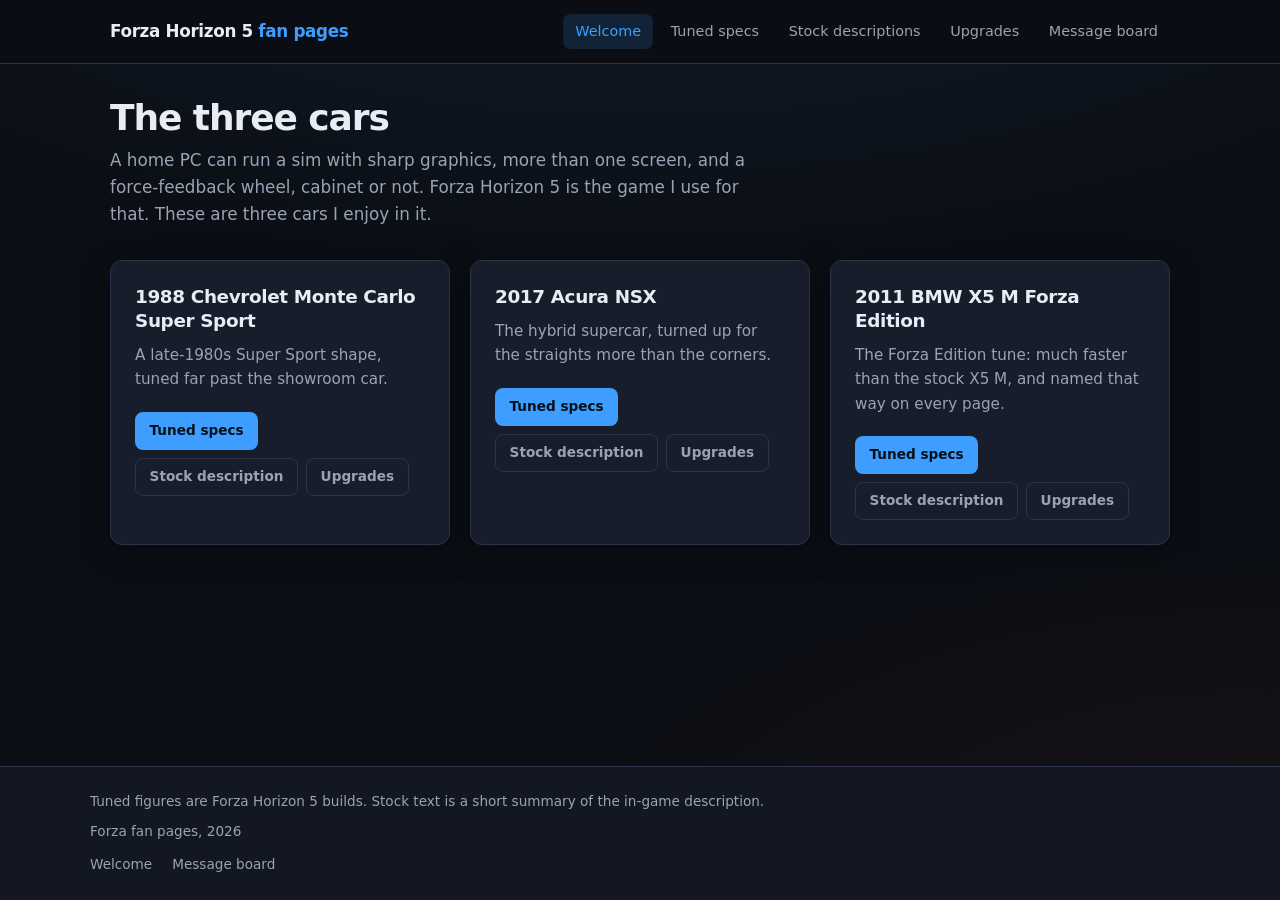
<file: index.html>
<!DOCTYPE html>
<html lang="en">
<head>
  <meta charset="UTF-8">
  <meta name="viewport" content="width=device-width, initial-scale=1">
  <title>The three cars — Forza Horizon 5 fan pages</title>
  <meta name="description" content="Three cars from Forza Horizon 5: 1988 Chevrolet Monte Carlo Super Sport, 2017 Acura NSX, and 2011 BMW X5 M Forza Edition.">
  <link rel="stylesheet" href="styles.css">
</head>
<body>
  <a class="skip-link" href="#main">Skip to main content</a>
  <header class="site-header">
    <div class="header-inner">
      <a class="brand" href="index.html">Forza Horizon 5 <span>fan pages</span></a>
      <nav aria-label="Primary">
        <a href="index.html" aria-current="page">Welcome</a>
        <a href="specs.html">Tuned specs</a>
        <a href="desc.html">Stock descriptions</a>
        <a href="upgrades.html">Upgrades</a>
        <a href="board.html">Message board</a>
      </nav>
    </div>
  </header>

  <main id="main">
    <h1 class="page-title">The three cars</h1>
    <p class="lead">A home PC can run a sim with sharp graphics, more than one screen, and a force-feedback wheel, cabinet or not. Forza Horizon 5 is the game I use for that. These are three cars I enjoy in it.</p>

    <div class="car-grid">
      <article class="card">
        <h2>1988 Chevrolet Monte Carlo Super Sport</h2>
        <p>A late-1980s Super Sport shape, tuned far past the showroom car.</p>
        <div class="card-links">
          <a class="btn btn-primary" href="specs.html#monte-carlo">Tuned specs</a>
          <a class="btn btn-ghost" href="desc.html#monte-carlo">Stock description</a>
          <a class="btn btn-ghost" href="upgrades.html#monte-carlo">Upgrades</a>
        </div>
      </article>

      <article class="card">
        <h2>2017 Acura NSX</h2>
        <p>The hybrid supercar, turned up for the straights more than the corners.</p>
        <div class="card-links">
          <a class="btn btn-primary" href="specs.html#nsx">Tuned specs</a>
          <a class="btn btn-ghost" href="desc.html#nsx">Stock description</a>
          <a class="btn btn-ghost" href="upgrades.html#nsx">Upgrades</a>
        </div>
      </article>

      <article class="card">
        <h2>2011 BMW X5 M Forza Edition</h2>
        <p>The Forza Edition tune: much faster than the stock X5 M, and named that way on every page.</p>
        <div class="card-links">
          <a class="btn btn-primary" href="specs.html#x5m">Tuned specs</a>
          <a class="btn btn-ghost" href="desc.html#x5m">Stock description</a>
          <a class="btn btn-ghost" href="upgrades.html#x5m">Upgrades</a>
        </div>
      </article>
    </div>
  </main>

  <footer class="site-footer">
    <div class="footer-inner">
      <p>Tuned figures are Forza Horizon 5 builds. Stock text is a short summary of the in-game description.</p>
      <p>Forza fan pages, 2026</p>
      <div class="footer-links">
        <a href="index.html">Welcome</a>
        <a href="board.html">Message board</a>
      </div>
    </div>
  </footer>
</body>
</html>
</file>
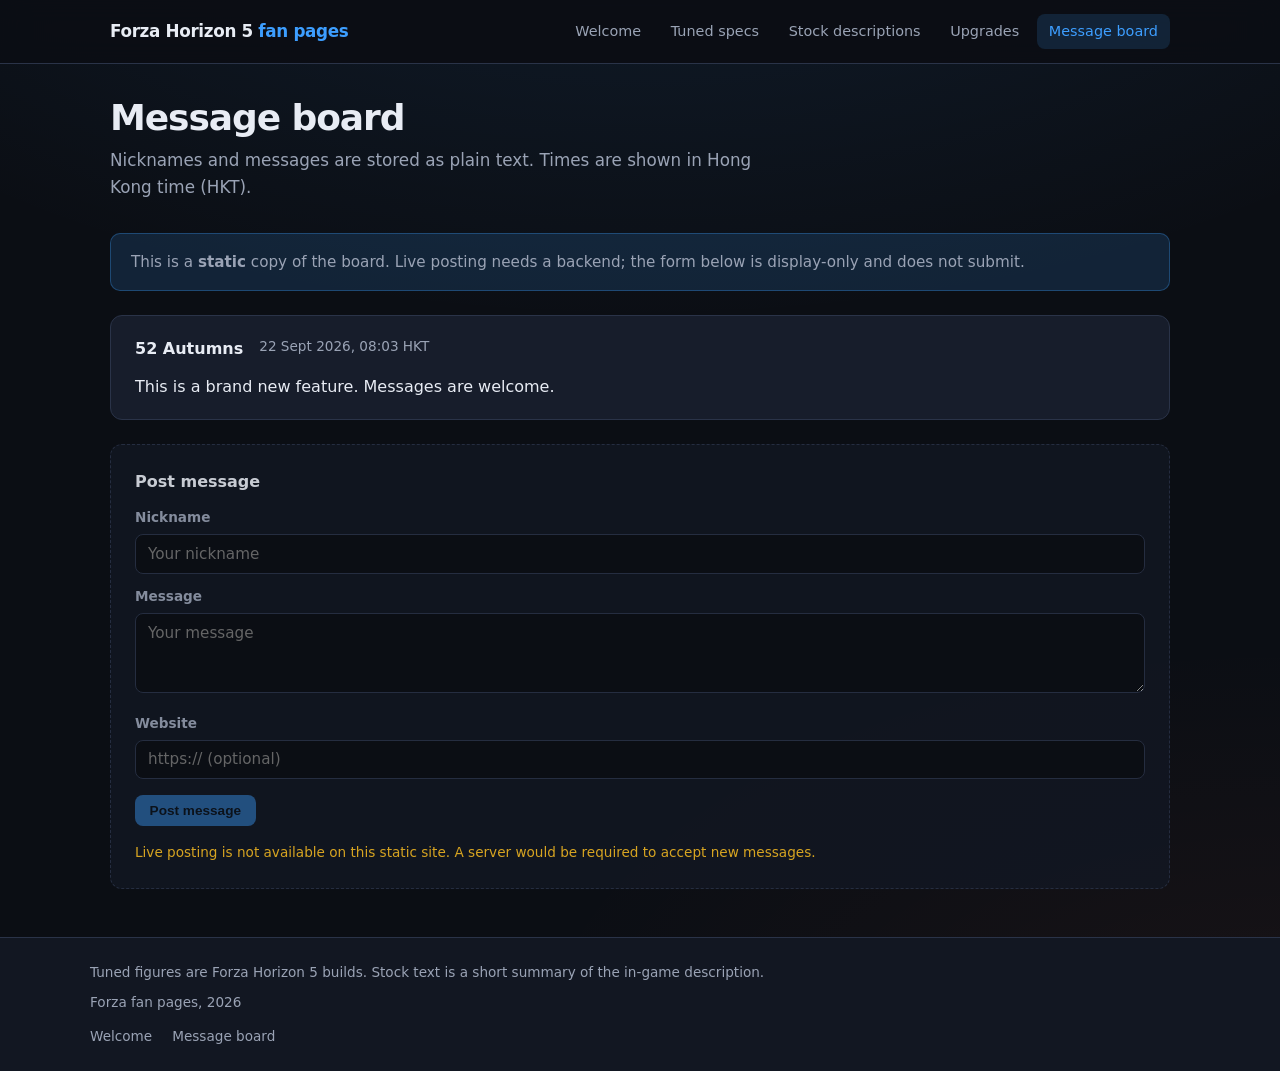
<file: board.html>
<!DOCTYPE html>
<html lang="en">
<head>
  <meta charset="UTF-8">
  <meta name="viewport" content="width=device-width, initial-scale=1">
  <title>Message board — Forza Horizon 5 fan pages</title>
  <meta name="description" content="Static message board for Forza Horizon 5 fan pages.">
  <link rel="stylesheet" href="styles.css">
</head>
<body>
  <a class="skip-link" href="#main">Skip to main content</a>
  <header class="site-header">
    <div class="header-inner">
      <a class="brand" href="index.html">Forza Horizon 5 <span>fan pages</span></a>
      <nav aria-label="Primary">
        <a href="index.html">Welcome</a>
        <a href="specs.html">Tuned specs</a>
        <a href="desc.html">Stock descriptions</a>
        <a href="upgrades.html">Upgrades</a>
        <a href="board.html" aria-current="page">Message board</a>
      </nav>
    </div>
  </header>

  <main id="main">
    <h1 class="page-title">Message board</h1>
    <p class="lead">Nicknames and messages are stored as plain text. Times are shown in Hong Kong time (HKT).</p>

    <div class="board-note" role="note">
      This is a <strong>static</strong> copy of the board. Live posting needs a backend; the form below is display-only and does not submit.
    </div>

    <article class="message">
      <div class="message-meta">
        <strong>52 Autumns</strong>
        <time datetime="2026-09-22T08:03:00+08:00">22 Sept 2026, 08:03 HKT</time>
      </div>
      <p>This is a brand new feature. Messages are welcome.</p>
    </article>

    <div class="form-static" aria-disabled="true">
      <h3>Post message</h3>
      <label for="nick">Nickname</label>
      <input id="nick" name="nickname" type="text" disabled placeholder="Your nickname" value="">
      <label for="msg">Message</label>
      <textarea id="msg" name="message" disabled placeholder="Your message"></textarea>
      <label for="site">Website</label>
      <input id="site" name="website" type="url" disabled placeholder="https:// (optional)">
      <button type="button" class="btn btn-primary" disabled>Post message</button>
      <p class="form-hint">Live posting is not available on this static site. A server would be required to accept new messages.</p>
    </div>
  </main>

  <footer class="site-footer">
    <div class="footer-inner">
      <p>Tuned figures are Forza Horizon 5 builds. Stock text is a short summary of the in-game description.</p>
      <p>Forza fan pages, 2026</p>
      <div class="footer-links">
        <a href="index.html">Welcome</a>
        <a href="board.html">Message board</a>
      </div>
    </div>
  </footer>
</body>
</html>
</file>
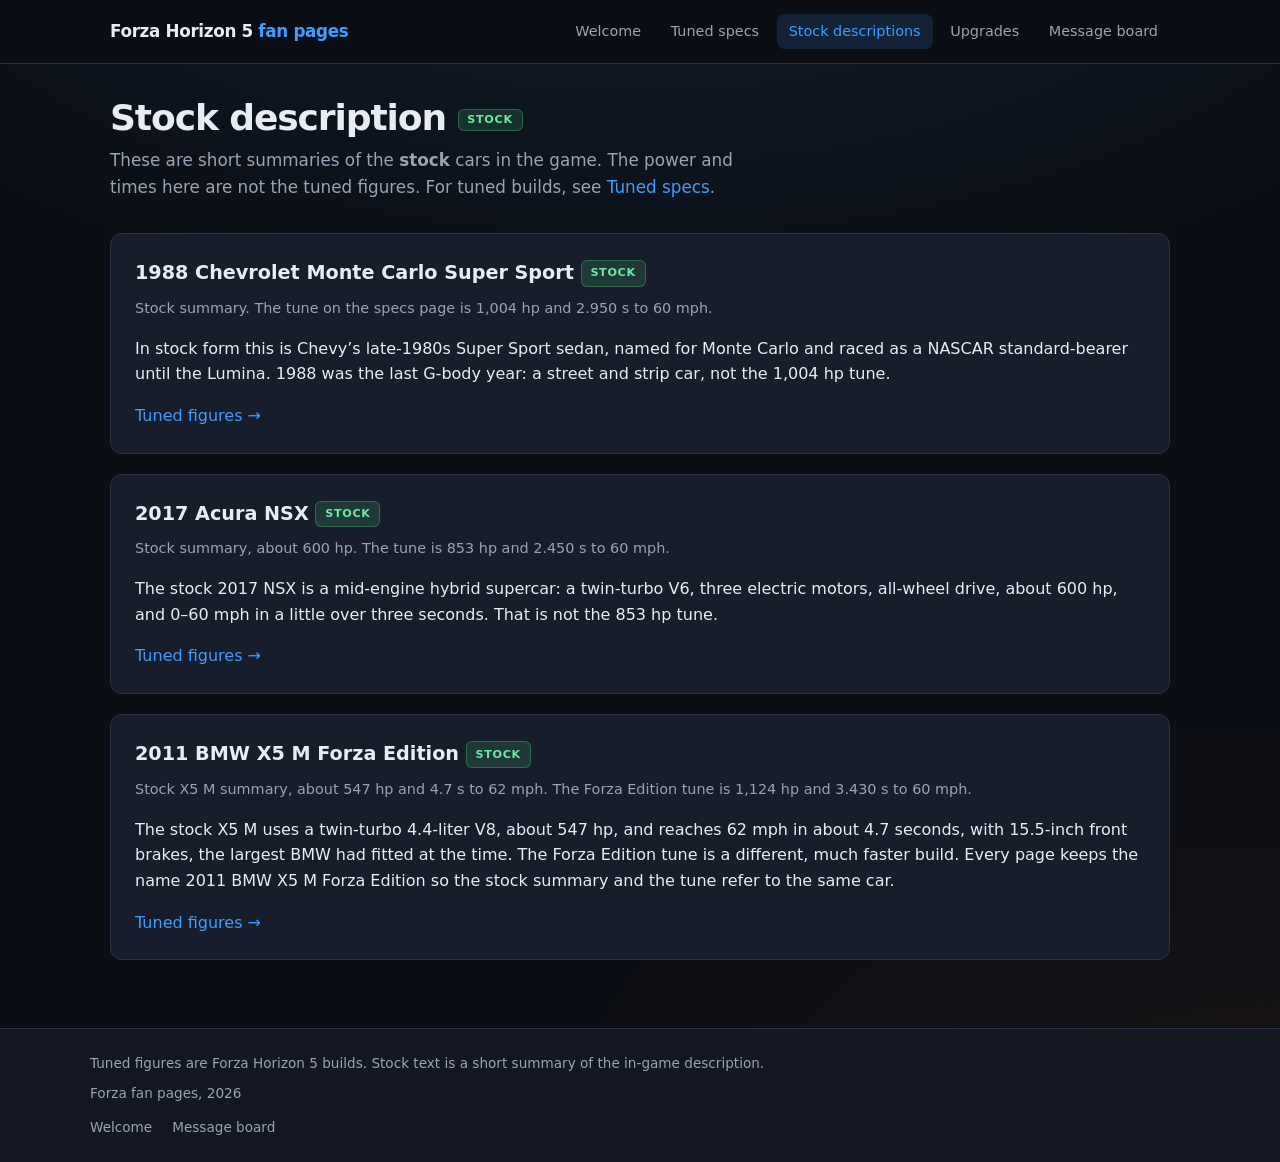
<file: desc.html>
<!DOCTYPE html>
<html lang="en">
<head>
  <meta charset="UTF-8">
  <meta name="viewport" content="width=device-width, initial-scale=1">
  <title>Stock description — Forza Horizon 5 fan pages</title>
  <meta name="description" content="STOCK summaries of the Monte Carlo Super Sport, Acura NSX, and BMW X5 M Forza Edition in Forza Horizon 5. Not tuned figures.">
  <link rel="stylesheet" href="styles.css">
</head>
<body>
  <a class="skip-link" href="#main">Skip to main content</a>
  <header class="site-header">
    <div class="header-inner">
      <a class="brand" href="index.html">Forza Horizon 5 <span>fan pages</span></a>
      <nav aria-label="Primary">
        <a href="index.html">Welcome</a>
        <a href="specs.html">Tuned specs</a>
        <a href="desc.html" aria-current="page">Stock descriptions</a>
        <a href="upgrades.html">Upgrades</a>
        <a href="board.html">Message board</a>
      </nav>
    </div>
  </header>

  <main id="main">
    <h1 class="page-title">Stock description <span class="badge badge-stock">STOCK</span></h1>
    <p class="lead">These are short summaries of the <strong>stock</strong> cars in the game. The power and times here are not the tuned figures. For tuned builds, see <a href="specs.html">Tuned specs</a>.</p>

    <article class="prose-block" id="monte-carlo">
      <h2>1988 Chevrolet Monte Carlo Super Sport <span class="badge badge-stock">STOCK</span></h2>
      <p class="meta">Stock summary. The tune on the specs page is 1,004 hp and 2.950 s to 60 mph.</p>
      <p>In stock form this is Chevy’s late-1980s Super Sport sedan, named for Monte Carlo and raced as a NASCAR standard-bearer until the Lumina. 1988 was the last G-body year: a street and strip car, not the 1,004 hp tune.</p>
      <p><a href="specs.html#monte-carlo">Tuned figures →</a></p>
    </article>

    <article class="prose-block" id="nsx">
      <h2>2017 Acura NSX <span class="badge badge-stock">STOCK</span></h2>
      <p class="meta">Stock summary, about 600 hp. The tune is 853 hp and 2.450 s to 60 mph.</p>
      <p>The stock 2017 NSX is a mid-engine hybrid supercar: a twin-turbo V6, three electric motors, all-wheel drive, about 600 hp, and 0–60 mph in a little over three seconds. That is not the 853 hp tune.</p>
      <p><a href="specs.html#nsx">Tuned figures →</a></p>
    </article>

    <article class="prose-block" id="x5m">
      <h2>2011 BMW X5 M Forza Edition <span class="badge badge-stock">STOCK</span></h2>
      <p class="meta">Stock X5 M summary, about 547 hp and 4.7 s to 62 mph. The Forza Edition tune is 1,124 hp and 3.430 s to 60 mph.</p>
      <p>The stock X5 M uses a twin-turbo 4.4-liter V8, about 547 hp, and reaches 62 mph in about 4.7 seconds, with 15.5-inch front brakes, the largest BMW had fitted at the time. The Forza Edition tune is a different, much faster build. Every page keeps the name 2011 BMW X5 M Forza Edition so the stock summary and the tune refer to the same car.</p>
      <p><a href="specs.html#x5m">Tuned figures →</a></p>
    </article>
  </main>

  <footer class="site-footer">
    <div class="footer-inner">
      <p>Tuned figures are Forza Horizon 5 builds. Stock text is a short summary of the in-game description.</p>
      <p>Forza fan pages, 2026</p>
      <div class="footer-links">
        <a href="index.html">Welcome</a>
        <a href="board.html">Message board</a>
      </div>
    </div>
  </footer>
</body>
</html>
</file>
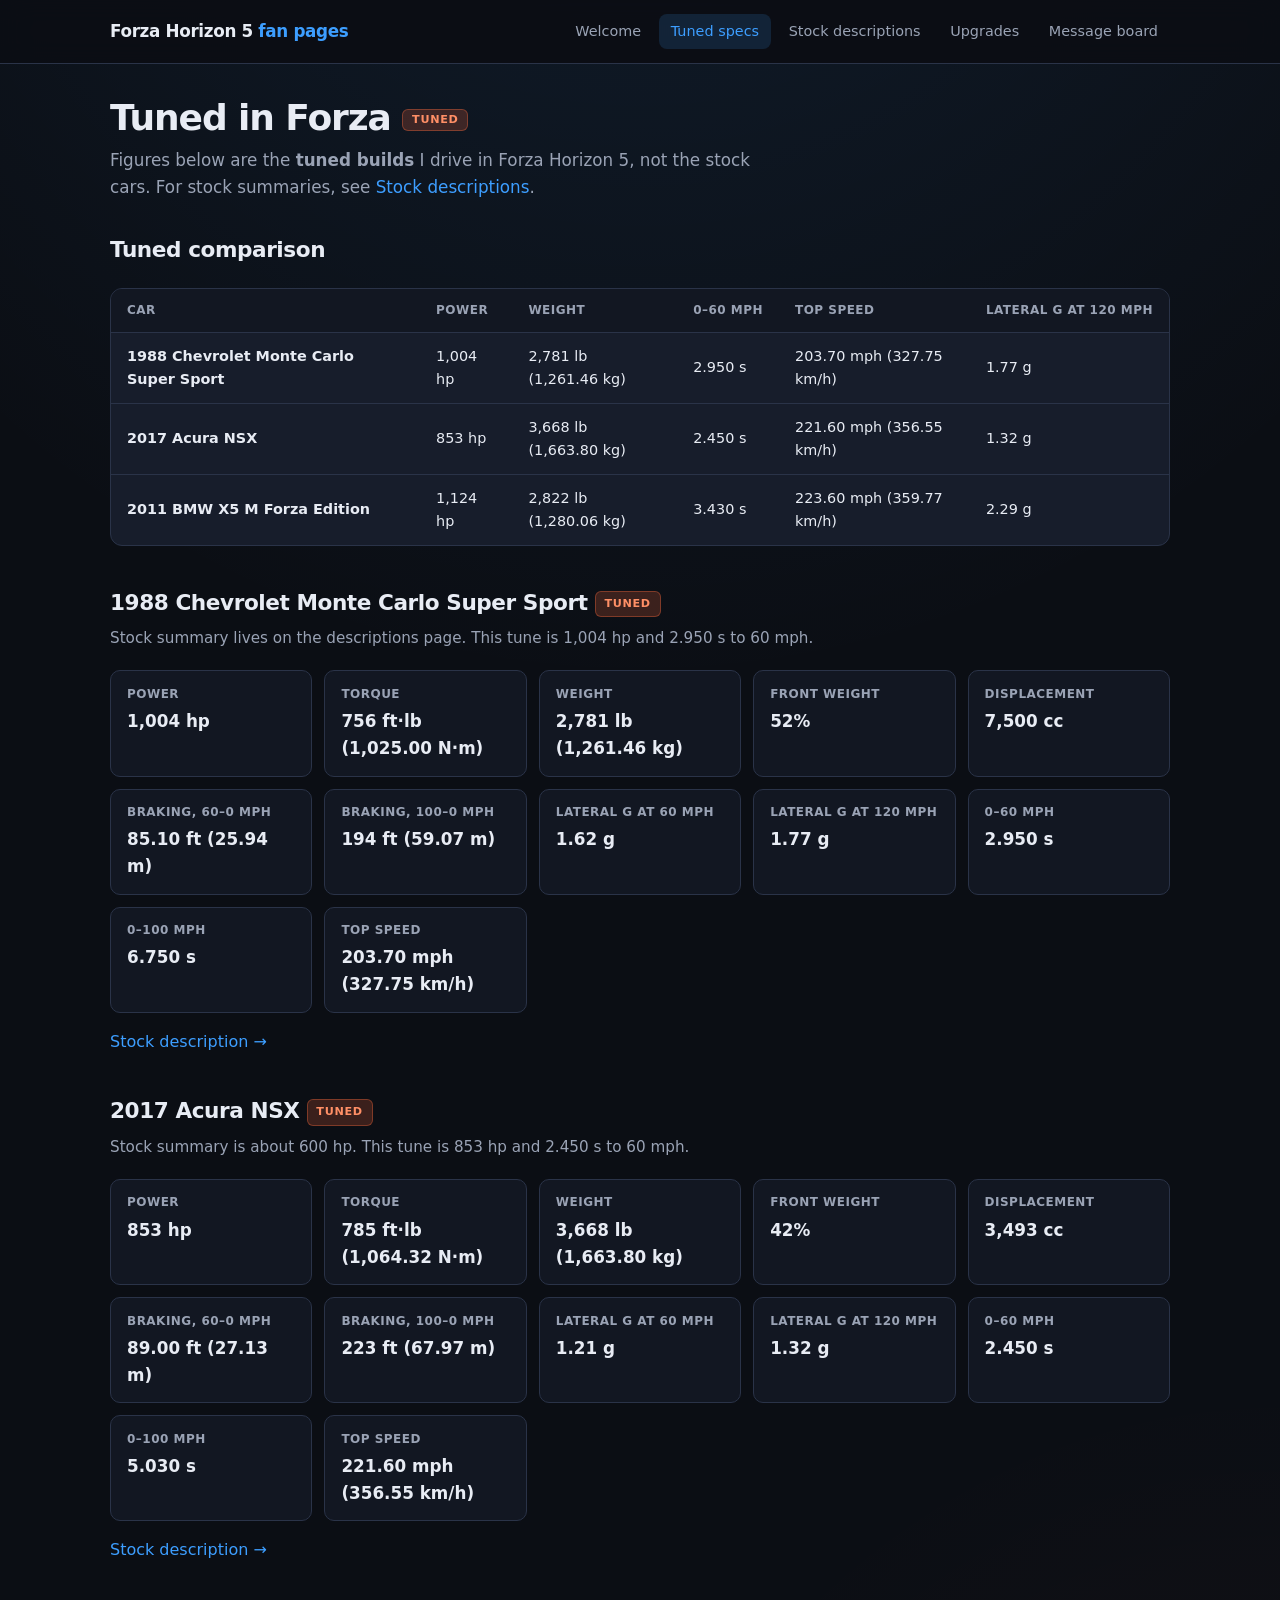
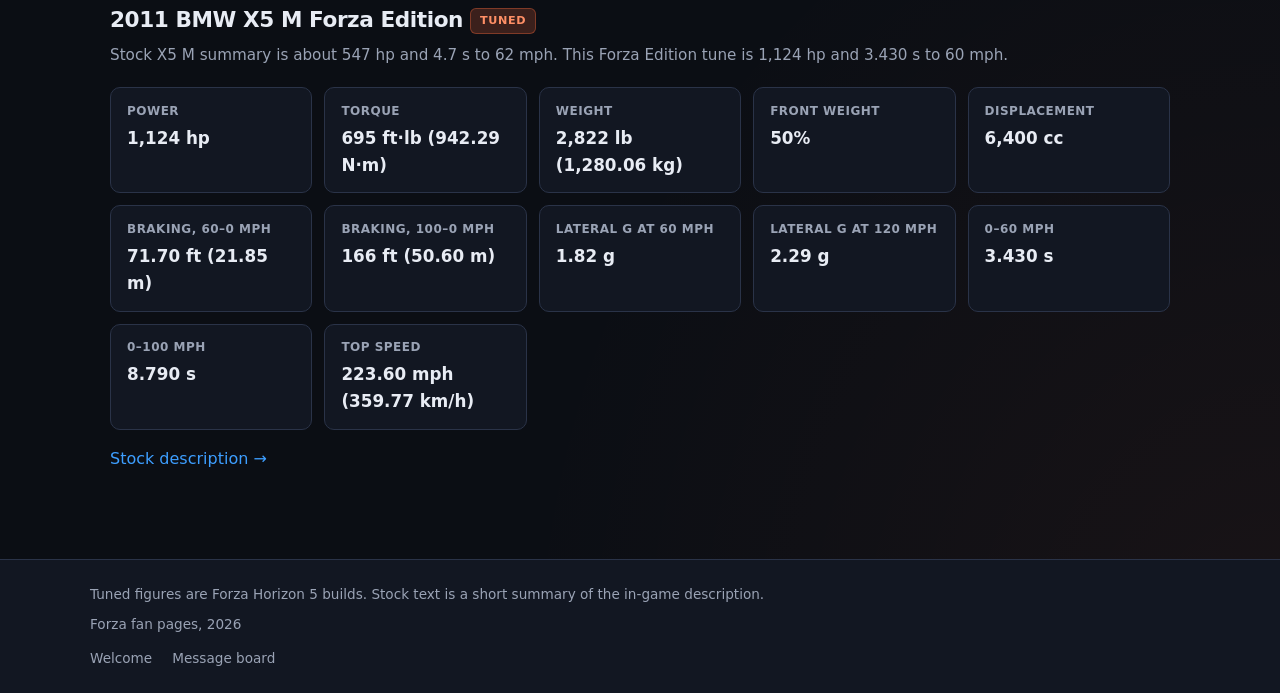
<file: specs.html>
<!DOCTYPE html>
<html lang="en">
<head>
  <meta charset="UTF-8">
  <meta name="viewport" content="width=device-width, initial-scale=1">
  <title>Tuned in Forza — Forza Horizon 5 fan pages</title>
  <meta name="description" content="TUNED Forza Horizon 5 builds for Monte Carlo Super Sport, Acura NSX, and BMW X5 M Forza Edition. Not stock figures.">
  <link rel="stylesheet" href="styles.css">
</head>
<body>
  <a class="skip-link" href="#main">Skip to main content</a>
  <header class="site-header">
    <div class="header-inner">
      <a class="brand" href="index.html">Forza Horizon 5 <span>fan pages</span></a>
      <nav aria-label="Primary">
        <a href="index.html">Welcome</a>
        <a href="specs.html" aria-current="page">Tuned specs</a>
        <a href="desc.html">Stock descriptions</a>
        <a href="upgrades.html">Upgrades</a>
        <a href="board.html">Message board</a>
      </nav>
    </div>
  </header>

  <main id="main">
    <h1 class="page-title">Tuned in Forza <span class="badge badge-tuned">TUNED</span></h1>
    <p class="lead">Figures below are the <strong>tuned builds</strong> I drive in Forza Horizon 5, not the stock cars. For stock summaries, see <a href="desc.html">Stock descriptions</a>.</p>

    <section class="section" aria-labelledby="compare-heading">
      <h2 id="compare-heading">Tuned comparison</h2>
      <div class="table-wrap">
        <table>
          <thead>
            <tr>
              <th scope="col">Car</th>
              <th scope="col">Power</th>
              <th scope="col">Weight</th>
              <th scope="col">0–60 mph</th>
              <th scope="col">Top speed</th>
              <th scope="col">Lateral g at 120 mph</th>
            </tr>
          </thead>
          <tbody>
            <tr>
              <td>1988 Chevrolet Monte Carlo Super Sport</td>
              <td>1,004 hp</td>
              <td>2,781 lb (1,261.46 kg)</td>
              <td>2.950 s</td>
              <td>203.70 mph (327.75 km/h)</td>
              <td>1.77 g</td>
            </tr>
            <tr>
              <td>2017 Acura NSX</td>
              <td>853 hp</td>
              <td>3,668 lb (1,663.80 kg)</td>
              <td>2.450 s</td>
              <td>221.60 mph (356.55 km/h)</td>
              <td>1.32 g</td>
            </tr>
            <tr>
              <td>2011 BMW X5 M Forza Edition</td>
              <td>1,124 hp</td>
              <td>2,822 lb (1,280.06 kg)</td>
              <td>3.430 s</td>
              <td>223.60 mph (359.77 km/h)</td>
              <td>2.29 g</td>
            </tr>
          </tbody>
        </table>
      </div>
    </section>

    <section class="section" id="monte-carlo" aria-labelledby="mc-heading">
      <h2 id="mc-heading">1988 Chevrolet Monte Carlo Super Sport <span class="badge badge-tuned">TUNED</span></h2>
      <p class="section-note">Stock summary lives on the descriptions page. This tune is 1,004 hp and 2.950 s to 60 mph.</p>
      <dl class="spec-grid">
        <div class="spec-item"><dt>Power</dt><dd>1,004 hp</dd></div>
        <div class="spec-item"><dt>Torque</dt><dd>756 ft·lb (1,025.00 N·m)</dd></div>
        <div class="spec-item"><dt>Weight</dt><dd>2,781 lb (1,261.46 kg)</dd></div>
        <div class="spec-item"><dt>Front weight</dt><dd>52%</dd></div>
        <div class="spec-item"><dt>Displacement</dt><dd>7,500 cc</dd></div>
        <div class="spec-item"><dt>Braking, 60–0 mph</dt><dd>85.10 ft (25.94 m)</dd></div>
        <div class="spec-item"><dt>Braking, 100–0 mph</dt><dd>194 ft (59.07 m)</dd></div>
        <div class="spec-item"><dt>Lateral g at 60 mph</dt><dd>1.62 g</dd></div>
        <div class="spec-item"><dt>Lateral g at 120 mph</dt><dd>1.77 g</dd></div>
        <div class="spec-item"><dt>0–60 mph</dt><dd>2.950 s</dd></div>
        <div class="spec-item"><dt>0–100 mph</dt><dd>6.750 s</dd></div>
        <div class="spec-item"><dt>Top speed</dt><dd>203.70 mph (327.75 km/h)</dd></div>
      </dl>
      <p style="margin-top:1rem"><a href="desc.html#monte-carlo">Stock description →</a></p>
    </section>

    <section class="section" id="nsx" aria-labelledby="nsx-heading">
      <h2 id="nsx-heading">2017 Acura NSX <span class="badge badge-tuned">TUNED</span></h2>
      <p class="section-note">Stock summary is about 600 hp. This tune is 853 hp and 2.450 s to 60 mph.</p>
      <dl class="spec-grid">
        <div class="spec-item"><dt>Power</dt><dd>853 hp</dd></div>
        <div class="spec-item"><dt>Torque</dt><dd>785 ft·lb (1,064.32 N·m)</dd></div>
        <div class="spec-item"><dt>Weight</dt><dd>3,668 lb (1,663.80 kg)</dd></div>
        <div class="spec-item"><dt>Front weight</dt><dd>42%</dd></div>
        <div class="spec-item"><dt>Displacement</dt><dd>3,493 cc</dd></div>
        <div class="spec-item"><dt>Braking, 60–0 mph</dt><dd>89.00 ft (27.13 m)</dd></div>
        <div class="spec-item"><dt>Braking, 100–0 mph</dt><dd>223 ft (67.97 m)</dd></div>
        <div class="spec-item"><dt>Lateral g at 60 mph</dt><dd>1.21 g</dd></div>
        <div class="spec-item"><dt>Lateral g at 120 mph</dt><dd>1.32 g</dd></div>
        <div class="spec-item"><dt>0–60 mph</dt><dd>2.450 s</dd></div>
        <div class="spec-item"><dt>0–100 mph</dt><dd>5.030 s</dd></div>
        <div class="spec-item"><dt>Top speed</dt><dd>221.60 mph (356.55 km/h)</dd></div>
      </dl>
      <p style="margin-top:1rem"><a href="desc.html#nsx">Stock description →</a></p>
    </section>

    <section class="section" id="x5m" aria-labelledby="x5m-heading">
      <h2 id="x5m-heading">2011 BMW X5 M Forza Edition <span class="badge badge-tuned">TUNED</span></h2>
      <p class="section-note">Stock X5 M summary is about 547 hp and 4.7 s to 62 mph. This Forza Edition tune is 1,124 hp and 3.430 s to 60 mph.</p>
      <dl class="spec-grid">
        <div class="spec-item"><dt>Power</dt><dd>1,124 hp</dd></div>
        <div class="spec-item"><dt>Torque</dt><dd>695 ft·lb (942.29 N·m)</dd></div>
        <div class="spec-item"><dt>Weight</dt><dd>2,822 lb (1,280.06 kg)</dd></div>
        <div class="spec-item"><dt>Front weight</dt><dd>50%</dd></div>
        <div class="spec-item"><dt>Displacement</dt><dd>6,400 cc</dd></div>
        <div class="spec-item"><dt>Braking, 60–0 mph</dt><dd>71.70 ft (21.85 m)</dd></div>
        <div class="spec-item"><dt>Braking, 100–0 mph</dt><dd>166 ft (50.60 m)</dd></div>
        <div class="spec-item"><dt>Lateral g at 60 mph</dt><dd>1.82 g</dd></div>
        <div class="spec-item"><dt>Lateral g at 120 mph</dt><dd>2.29 g</dd></div>
        <div class="spec-item"><dt>0–60 mph</dt><dd>3.430 s</dd></div>
        <div class="spec-item"><dt>0–100 mph</dt><dd>8.790 s</dd></div>
        <div class="spec-item"><dt>Top speed</dt><dd>223.60 mph (359.77 km/h)</dd></div>
      </dl>
      <p style="margin-top:1rem"><a href="desc.html#x5m">Stock description →</a></p>
    </section>
  </main>

  <footer class="site-footer">
    <div class="footer-inner">
      <p>Tuned figures are Forza Horizon 5 builds. Stock text is a short summary of the in-game description.</p>
      <p>Forza fan pages, 2026</p>
      <div class="footer-links">
        <a href="index.html">Welcome</a>
        <a href="board.html">Message board</a>
      </div>
    </div>
  </footer>
</body>
</html>
</file>
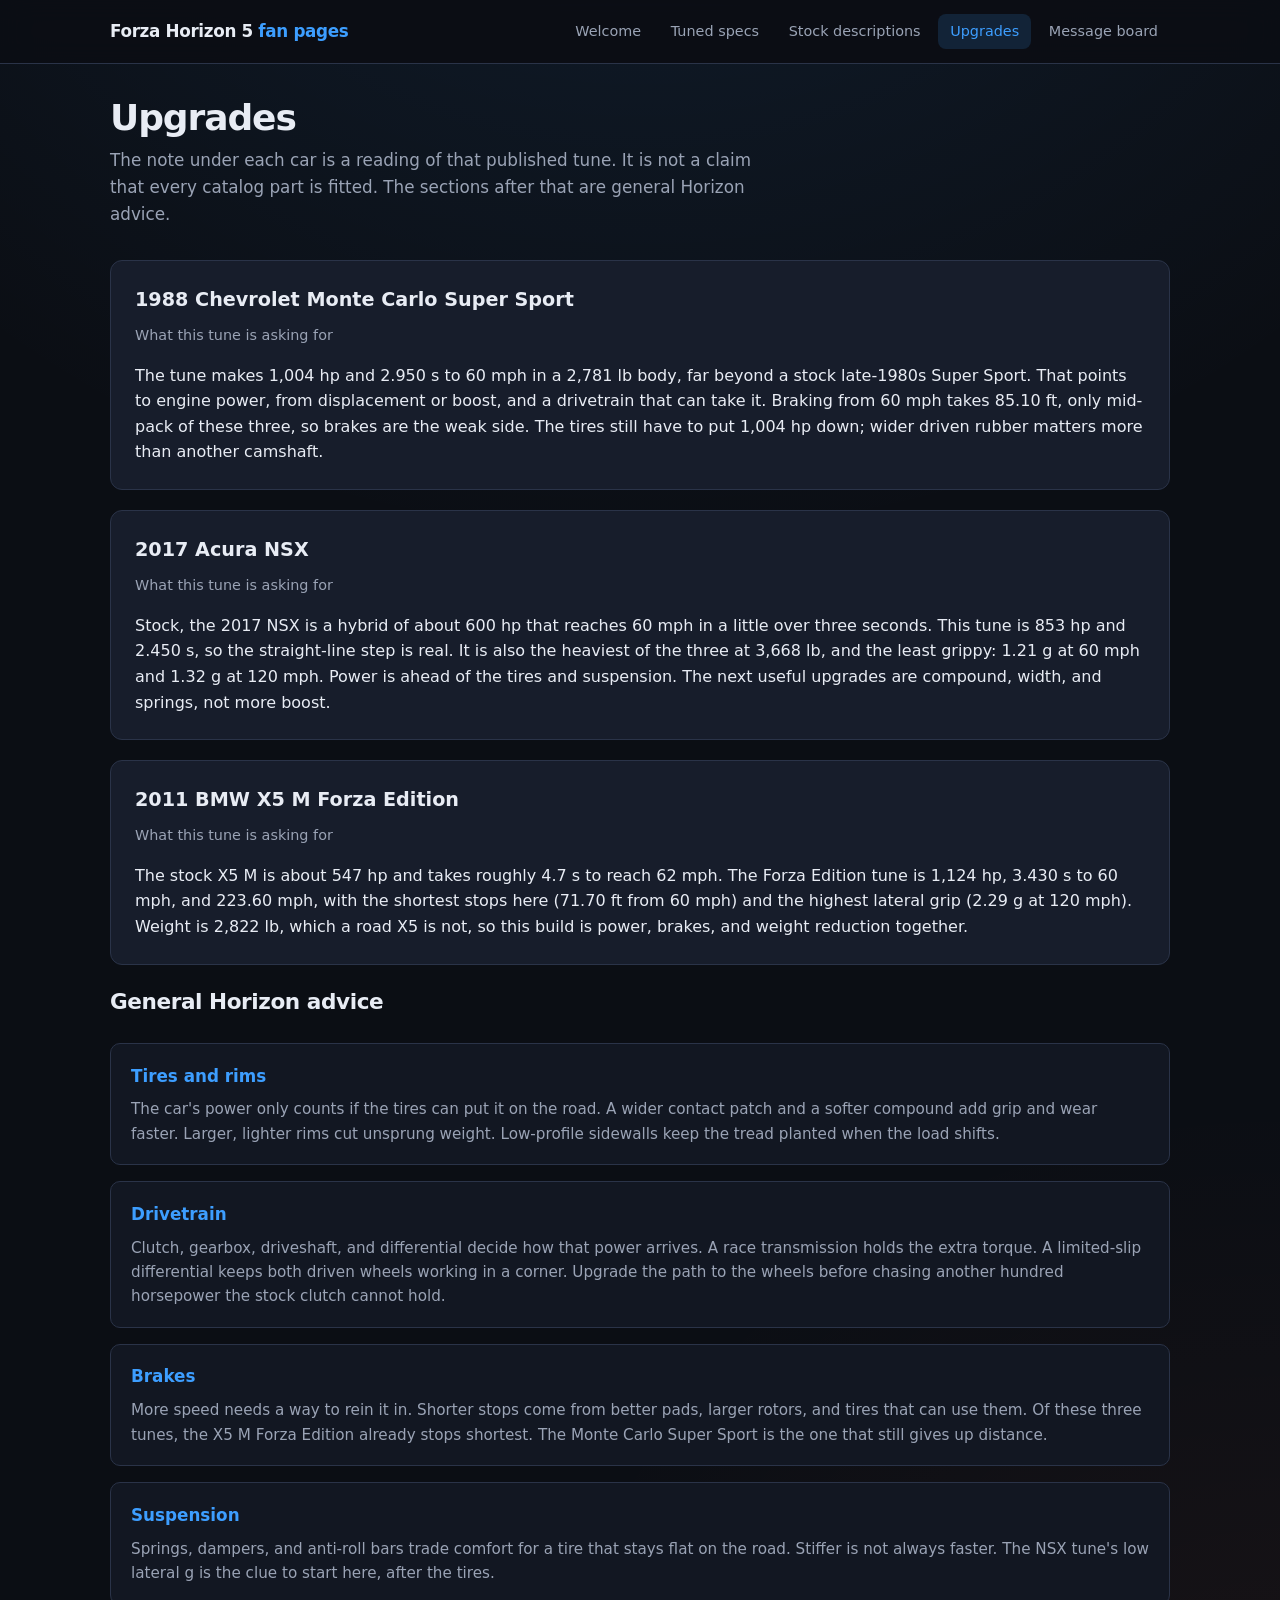
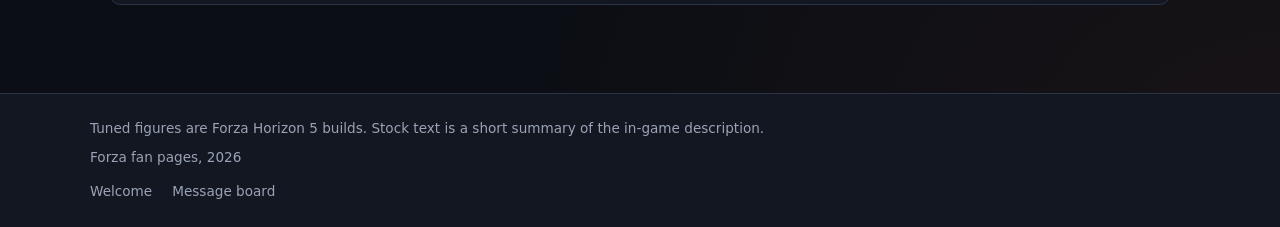
<file: upgrades.html>
<!DOCTYPE html>
<html lang="en">
<head>
  <meta charset="UTF-8">
  <meta name="viewport" content="width=device-width, initial-scale=1">
  <title>Upgrades — Forza Horizon 5 fan pages</title>
  <meta name="description" content="Upgrade notes for tuned Forza Horizon 5 builds of Monte Carlo Super Sport, Acura NSX, and BMW X5 M Forza Edition.">
  <link rel="stylesheet" href="styles.css">
</head>
<body>
  <a class="skip-link" href="#main">Skip to main content</a>
  <header class="site-header">
    <div class="header-inner">
      <a class="brand" href="index.html">Forza Horizon 5 <span>fan pages</span></a>
      <nav aria-label="Primary">
        <a href="index.html">Welcome</a>
        <a href="specs.html">Tuned specs</a>
        <a href="desc.html">Stock descriptions</a>
        <a href="upgrades.html" aria-current="page">Upgrades</a>
        <a href="board.html">Message board</a>
      </nav>
    </div>
  </header>

  <main id="main">
    <h1 class="page-title">Upgrades</h1>
    <p class="lead">The note under each car is a reading of that published tune. It is not a claim that every catalog part is fitted. The sections after that are general Horizon advice.</p>

    <article class="prose-block" id="monte-carlo">
      <h2>1988 Chevrolet Monte Carlo Super Sport</h2>
      <p class="meta">What this tune is asking for</p>
      <p>The tune makes 1,004 hp and 2.950 s to 60 mph in a 2,781 lb body, far beyond a stock late-1980s Super Sport. That points to engine power, from displacement or boost, and a drivetrain that can take it. Braking from 60 mph takes 85.10 ft, only mid-pack of these three, so brakes are the weak side. The tires still have to put 1,004 hp down; wider driven rubber matters more than another camshaft.</p>
    </article>

    <article class="prose-block" id="nsx">
      <h2>2017 Acura NSX</h2>
      <p class="meta">What this tune is asking for</p>
      <p>Stock, the 2017 NSX is a hybrid of about 600 hp that reaches 60 mph in a little over three seconds. This tune is 853 hp and 2.450 s, so the straight-line step is real. It is also the heaviest of the three at 3,668 lb, and the least grippy: 1.21 g at 60 mph and 1.32 g at 120 mph. Power is ahead of the tires and suspension. The next useful upgrades are compound, width, and springs, not more boost.</p>
    </article>

    <article class="prose-block" id="x5m">
      <h2>2011 BMW X5 M Forza Edition</h2>
      <p class="meta">What this tune is asking for</p>
      <p>The stock X5 M is about 547 hp and takes roughly 4.7 s to reach 62 mph. The Forza Edition tune is 1,124 hp, 3.430 s to 60 mph, and 223.60 mph, with the shortest stops here (71.70 ft from 60 mph) and the highest lateral grip (2.29 g at 120 mph). Weight is 2,822 lb, which a road X5 is not, so this build is power, brakes, and weight reduction together.</p>
    </article>

    <section class="section" aria-labelledby="advice-heading">
      <h2 id="advice-heading">General Horizon advice</h2>
      <div class="advice-list">
        <div class="advice-item">
          <h3>Tires and rims</h3>
          <p>The car's power only counts if the tires can put it on the road. A wider contact patch and a softer compound add grip and wear faster. Larger, lighter rims cut unsprung weight. Low-profile sidewalls keep the tread planted when the load shifts.</p>
        </div>
        <div class="advice-item">
          <h3>Drivetrain</h3>
          <p>Clutch, gearbox, driveshaft, and differential decide how that power arrives. A race transmission holds the extra torque. A limited-slip differential keeps both driven wheels working in a corner. Upgrade the path to the wheels before chasing another hundred horsepower the stock clutch cannot hold.</p>
        </div>
        <div class="advice-item">
          <h3>Brakes</h3>
          <p>More speed needs a way to rein it in. Shorter stops come from better pads, larger rotors, and tires that can use them. Of these three tunes, the X5 M Forza Edition already stops shortest. The Monte Carlo Super Sport is the one that still gives up distance.</p>
        </div>
        <div class="advice-item">
          <h3>Suspension</h3>
          <p>Springs, dampers, and anti-roll bars trade comfort for a tire that stays flat on the road. Stiffer is not always faster. The NSX tune's low lateral g is the clue to start here, after the tires.</p>
        </div>
      </div>
    </section>
  </main>

  <footer class="site-footer">
    <div class="footer-inner">
      <p>Tuned figures are Forza Horizon 5 builds. Stock text is a short summary of the in-game description.</p>
      <p>Forza fan pages, 2026</p>
      <div class="footer-links">
        <a href="index.html">Welcome</a>
        <a href="board.html">Message board</a>
      </div>
    </div>
  </footer>
</body>
</html>
</file>
<file: styles.css>
/* Forza Horizon 5 fan pages — shared styles */
:root {
  --bg: #0b0e14;
  --bg-elevated: #121722;
  --bg-card: #171d2b;
  --bg-hover: #1e2536;
  --border: #2a3348;
  --text: #e8ecf4;
  --text-muted: #9aa3b5;
  --accent: #3d9eff;
  --accent-soft: rgba(61, 158, 255, 0.15);
  --accent-2: #ff6b3d;
  --success: #4ade80;
  --warning: #fbbf24;
  --radius: 12px;
  --shadow: 0 8px 32px rgba(0, 0, 0, 0.35);
  --font: "Segoe UI", system-ui, -apple-system, sans-serif;
  --mono: "Cascadia Code", "SF Mono", Consolas, monospace;
  --max: 1100px;
}

*,
*::before,
*::after {
  box-sizing: border-box;
}

html {
  scroll-behavior: smooth;
}

body {
  margin: 0;
  min-height: 100vh;
  display: flex;
  flex-direction: column;
  font-family: var(--font);
  font-size: 1rem;
  line-height: 1.6;
  color: var(--text);
  background: var(--bg);
  background-image:
    radial-gradient(ellipse 80% 50% at 50% -20%, rgba(61, 158, 255, 0.12), transparent),
    radial-gradient(ellipse 60% 40% at 100% 100%, rgba(255, 107, 61, 0.06), transparent);
}

a {
  color: var(--accent);
  text-decoration: none;
}

a:hover {
  text-decoration: underline;
}

.skip-link {
  position: absolute;
  left: -9999px;
  top: 0;
  z-index: 100;
  padding: 0.75rem 1rem;
  background: var(--accent);
  color: #000;
  font-weight: 600;
}

.skip-link:focus {
  left: 1rem;
  top: 1rem;
}

/* Header / nav */
.site-header {
  position: sticky;
  top: 0;
  z-index: 50;
  background: rgba(11, 14, 20, 0.92);
  backdrop-filter: blur(12px);
  border-bottom: 1px solid var(--border);
}

.header-inner {
  max-width: var(--max);
  margin: 0 auto;
  padding: 0.85rem 1.25rem;
  display: flex;
  align-items: center;
  justify-content: space-between;
  gap: 1rem;
  flex-wrap: wrap;
}

.brand {
  font-weight: 700;
  font-size: 1.05rem;
  color: var(--text);
  letter-spacing: -0.02em;
}

.brand:hover {
  text-decoration: none;
  color: var(--accent);
}

.brand span {
  color: var(--accent);
}

nav {
  display: flex;
  flex-wrap: wrap;
  gap: 0.35rem;
}

nav a {
  display: inline-block;
  padding: 0.4rem 0.75rem;
  border-radius: 8px;
  color: var(--text-muted);
  font-size: 0.9rem;
  font-weight: 500;
  text-decoration: none;
  transition: background 0.15s, color 0.15s;
}

nav a:hover {
  background: var(--bg-hover);
  color: var(--text);
  text-decoration: none;
}

nav a[aria-current="page"] {
  background: var(--accent-soft);
  color: var(--accent);
}

/* Main */
main {
  flex: 1;
  max-width: var(--max);
  margin: 0 auto;
  padding: 2rem 1.25rem 3rem;
  width: 100%;
}

.page-title {
  margin: 0 0 0.5rem;
  font-size: clamp(1.75rem, 4vw, 2.25rem);
  font-weight: 700;
  letter-spacing: -0.03em;
  line-height: 1.2;
}

.lead {
  margin: 0 0 2rem;
  color: var(--text-muted);
  font-size: 1.05rem;
  max-width: 42rem;
}

.badge {
  display: inline-block;
  padding: 0.2rem 0.55rem;
  border-radius: 6px;
  font-size: 0.7rem;
  font-weight: 700;
  letter-spacing: 0.06em;
  text-transform: uppercase;
  vertical-align: middle;
}

.badge-tuned {
  background: rgba(255, 107, 61, 0.2);
  color: #ff8f66;
  border: 1px solid rgba(255, 107, 61, 0.35);
}

.badge-stock {
  background: rgba(74, 222, 128, 0.15);
  color: #6ee7a0;
  border: 1px solid rgba(74, 222, 128, 0.3);
}

/* Cards */
.car-grid {
  display: grid;
  grid-template-columns: repeat(auto-fit, minmax(280px, 1fr));
  gap: 1.25rem;
  margin-top: 1.5rem;
}

.card {
  background: var(--bg-card);
  border: 1px solid var(--border);
  border-radius: var(--radius);
  padding: 1.5rem;
  box-shadow: var(--shadow);
  transition: border-color 0.15s, transform 0.15s;
}

.card:hover {
  border-color: #3a4560;
}

.card h2 {
  margin: 0 0 0.65rem;
  font-size: 1.15rem;
  letter-spacing: -0.02em;
  line-height: 1.3;
}

.card p {
  margin: 0 0 1.25rem;
  color: var(--text-muted);
  font-size: 0.95rem;
}

.card-links {
  display: flex;
  flex-wrap: wrap;
  gap: 0.5rem;
}

.btn {
  display: inline-block;
  padding: 0.45rem 0.85rem;
  border-radius: 8px;
  font-size: 0.85rem;
  font-weight: 600;
  text-decoration: none;
  transition: background 0.15s, color 0.15s;
  border: 1px solid transparent;
}

.btn-primary {
  background: var(--accent);
  color: #061018;
}

.btn-primary:hover {
  background: #5aadff;
  text-decoration: none;
  color: #061018;
}

.btn-ghost {
  background: transparent;
  color: var(--text-muted);
  border-color: var(--border);
}

.btn-ghost:hover {
  background: var(--bg-hover);
  color: var(--text);
  text-decoration: none;
}

/* Spec sections */
.section {
  margin-bottom: 2.5rem;
}

.section h2 {
  margin: 0 0 0.35rem;
  font-size: 1.35rem;
  letter-spacing: -0.02em;
}

.section-note {
  margin: 0 0 1.25rem;
  color: var(--text-muted);
  font-size: 0.95rem;
}

.spec-grid {
  display: grid;
  grid-template-columns: repeat(auto-fill, minmax(200px, 1fr));
  gap: 0.75rem;
}

.spec-item {
  background: var(--bg-elevated);
  border: 1px solid var(--border);
  border-radius: 10px;
  padding: 0.85rem 1rem;
}

.spec-item dt {
  margin: 0;
  font-size: 0.75rem;
  font-weight: 600;
  text-transform: uppercase;
  letter-spacing: 0.04em;
  color: var(--text-muted);
}

.spec-item dd {
  margin: 0.25rem 0 0;
  font-size: 1.05rem;
  font-weight: 600;
  font-variant-numeric: tabular-nums;
}

/* Comparison table */
.table-wrap {
  overflow-x: auto;
  margin: 1.25rem 0 2rem;
  border: 1px solid var(--border);
  border-radius: var(--radius);
  background: var(--bg-card);
}

table {
  width: 100%;
  border-collapse: collapse;
  font-size: 0.9rem;
  font-variant-numeric: tabular-nums;
}

th,
td {
  padding: 0.75rem 1rem;
  text-align: left;
  border-bottom: 1px solid var(--border);
}

th {
  background: var(--bg-elevated);
  font-size: 0.75rem;
  text-transform: uppercase;
  letter-spacing: 0.04em;
  color: var(--text-muted);
  font-weight: 600;
  white-space: nowrap;
}

tr:last-child td {
  border-bottom: none;
}

td:first-child {
  font-weight: 600;
  min-width: 12rem;
}

tbody tr:hover {
  background: var(--bg-hover);
}

/* Description / upgrade blocks */
.prose-block {
  background: var(--bg-card);
  border: 1px solid var(--border);
  border-radius: var(--radius);
  padding: 1.5rem;
  margin-bottom: 1.25rem;
}

.prose-block h2 {
  margin: 0 0 0.5rem;
  font-size: 1.2rem;
}

.prose-block .meta {
  margin: 0 0 1rem;
  color: var(--text-muted);
  font-size: 0.9rem;
}

.prose-block p {
  margin: 0 0 1rem;
  color: var(--text);
}

.prose-block p:last-child {
  margin-bottom: 0;
}

.advice-list {
  display: grid;
  gap: 1rem;
  margin-top: 1.5rem;
}

.advice-item {
  background: var(--bg-elevated);
  border: 1px solid var(--border);
  border-radius: 10px;
  padding: 1.15rem 1.25rem;
}

.advice-item h3 {
  margin: 0 0 0.5rem;
  font-size: 1.05rem;
  color: var(--accent);
}

.advice-item p {
  margin: 0;
  color: var(--text-muted);
  font-size: 0.95rem;
}

/* Message board */
.board-note {
  background: var(--accent-soft);
  border: 1px solid rgba(61, 158, 255, 0.3);
  border-radius: 10px;
  padding: 1rem 1.25rem;
  margin-bottom: 1.5rem;
  color: var(--text-muted);
  font-size: 0.95rem;
}

.message {
  background: var(--bg-card);
  border: 1px solid var(--border);
  border-radius: var(--radius);
  padding: 1.25rem 1.5rem;
  margin-bottom: 1.5rem;
}

.message-meta {
  display: flex;
  flex-wrap: wrap;
  gap: 0.5rem 1rem;
  margin-bottom: 0.75rem;
  font-size: 0.85rem;
  color: var(--text-muted);
}

.message-meta strong {
  color: var(--text);
  font-size: 1rem;
}

.message p {
  margin: 0;
}

.form-static {
  background: var(--bg-elevated);
  border: 1px dashed var(--border);
  border-radius: var(--radius);
  padding: 1.5rem;
  opacity: 0.85;
}

.form-static h3 {
  margin: 0 0 0.75rem;
  font-size: 1rem;
}

.form-static label {
  display: block;
  margin: 0.75rem 0 0.35rem;
  font-size: 0.85rem;
  color: var(--text-muted);
  font-weight: 600;
}

.form-static input,
.form-static textarea {
  width: 100%;
  padding: 0.6rem 0.75rem;
  border-radius: 8px;
  border: 1px solid var(--border);
  background: var(--bg);
  color: var(--text-muted);
  font-family: inherit;
  font-size: 0.95rem;
  cursor: not-allowed;
}

.form-static textarea {
  min-height: 5rem;
  resize: vertical;
}

.form-static .btn {
  margin-top: 1rem;
  opacity: 0.5;
  cursor: not-allowed;
  pointer-events: none;
}

.form-hint {
  margin: 1rem 0 0;
  font-size: 0.85rem;
  color: var(--warning);
}

/* Footer */
.site-footer {
  border-top: 1px solid var(--border);
  background: var(--bg-elevated);
  padding: 1.5rem 1.25rem;
  margin-top: auto;
}

.footer-inner {
  max-width: var(--max);
  margin: 0 auto;
  font-size: 0.85rem;
  color: var(--text-muted);
}

.footer-inner p {
  margin: 0 0 0.5rem;
}

.footer-inner p:last-child {
  margin-bottom: 0;
}

.footer-links {
  display: flex;
  flex-wrap: wrap;
  gap: 0.75rem 1.25rem;
  margin-top: 0.75rem;
}

.footer-links a {
  color: var(--text-muted);
}

.footer-links a:hover {
  color: var(--accent);
}

@media (max-width: 640px) {
  .header-inner {
    flex-direction: column;
    align-items: flex-start;
  }

  nav {
    width: 100%;
  }

  nav a {
    flex: 1 1 auto;
    text-align: center;
    font-size: 0.8rem;
    padding: 0.4rem 0.5rem;
  }

  th,
  td {
    padding: 0.6rem 0.75rem;
    font-size: 0.8rem;
  }
}
</file>
